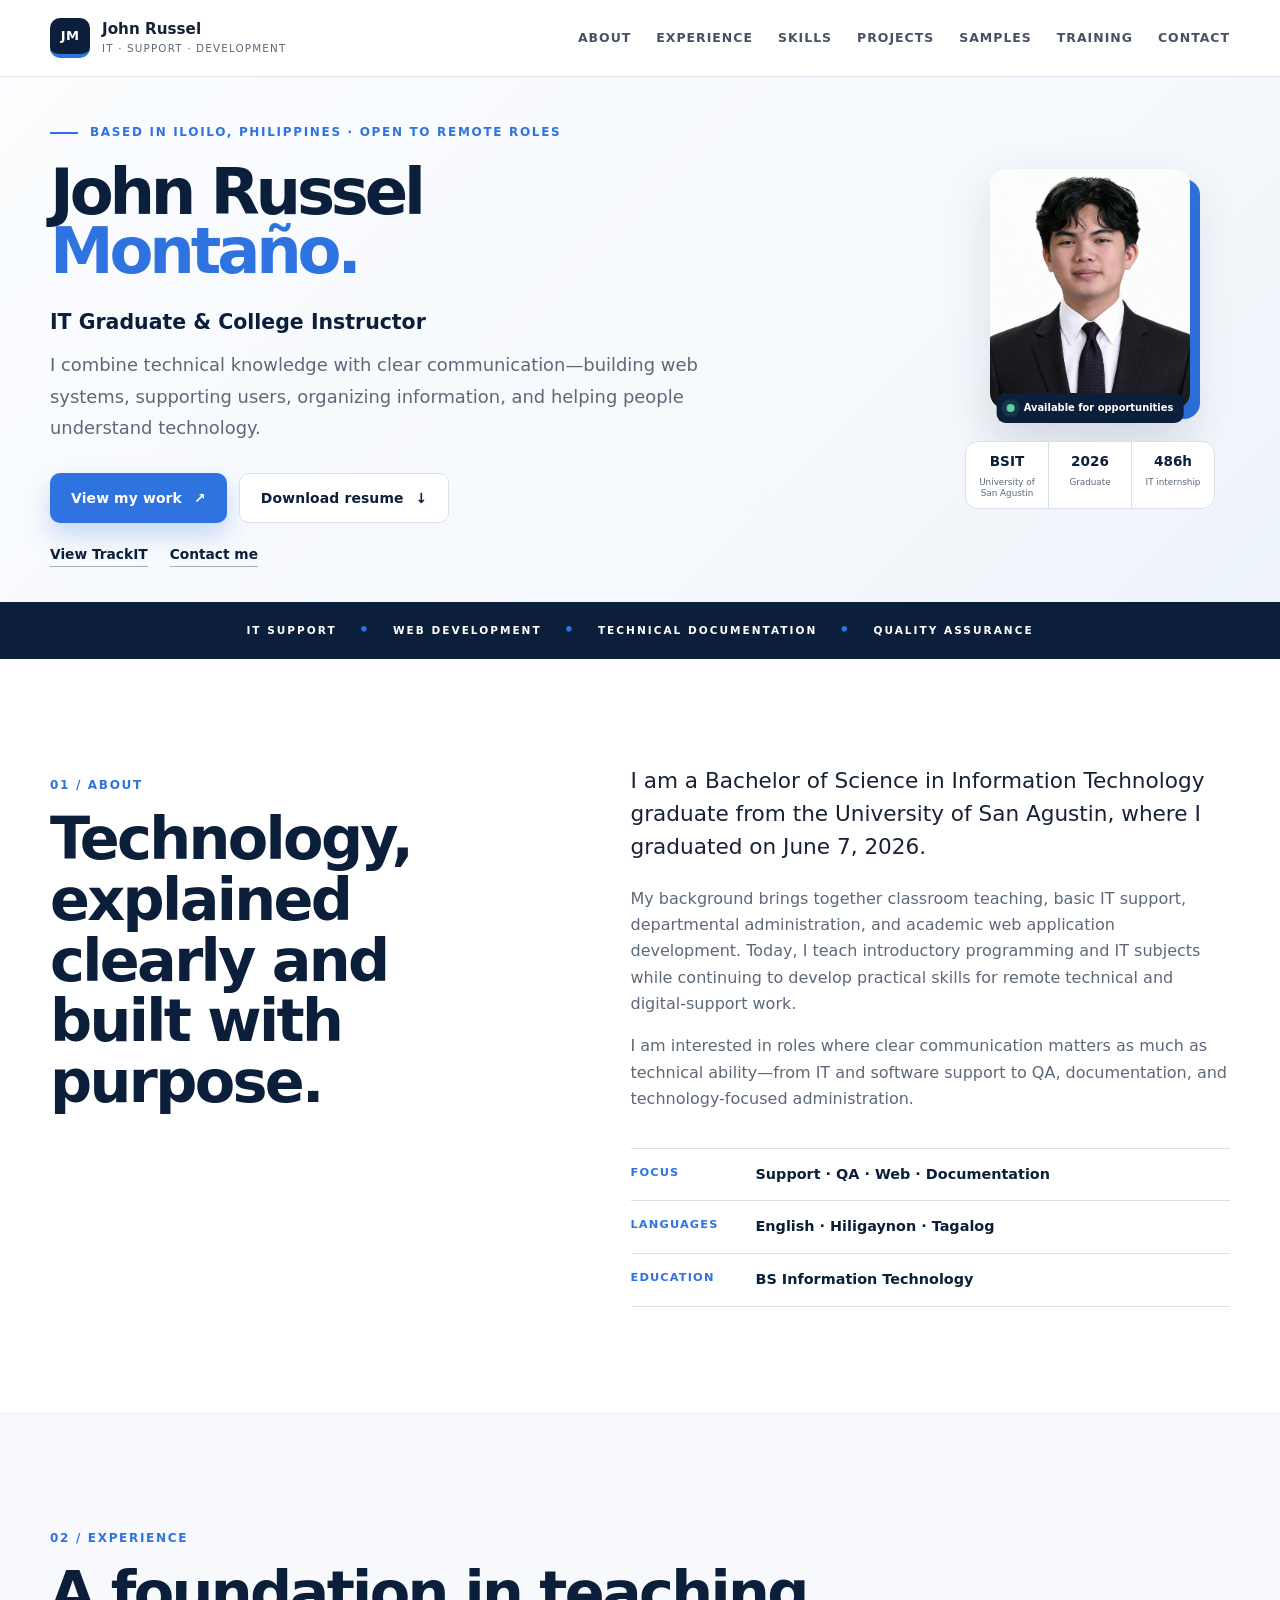
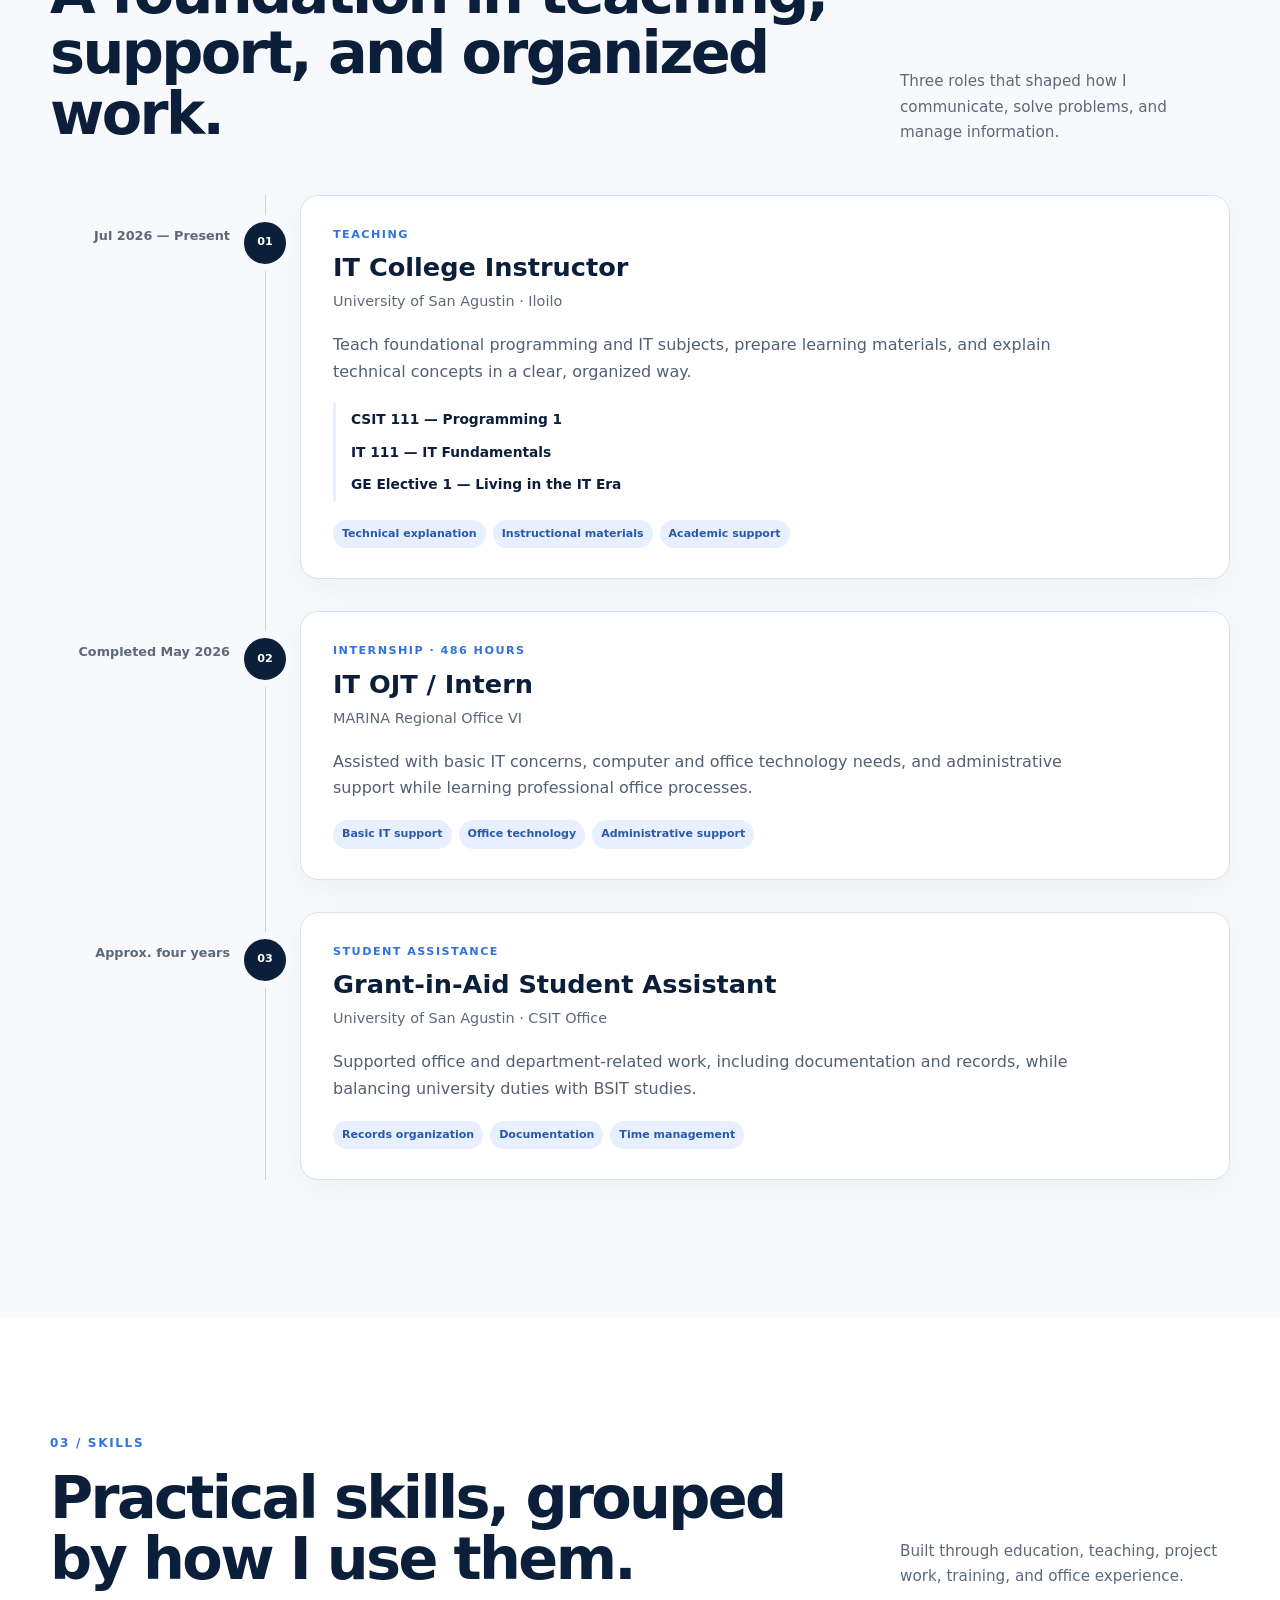
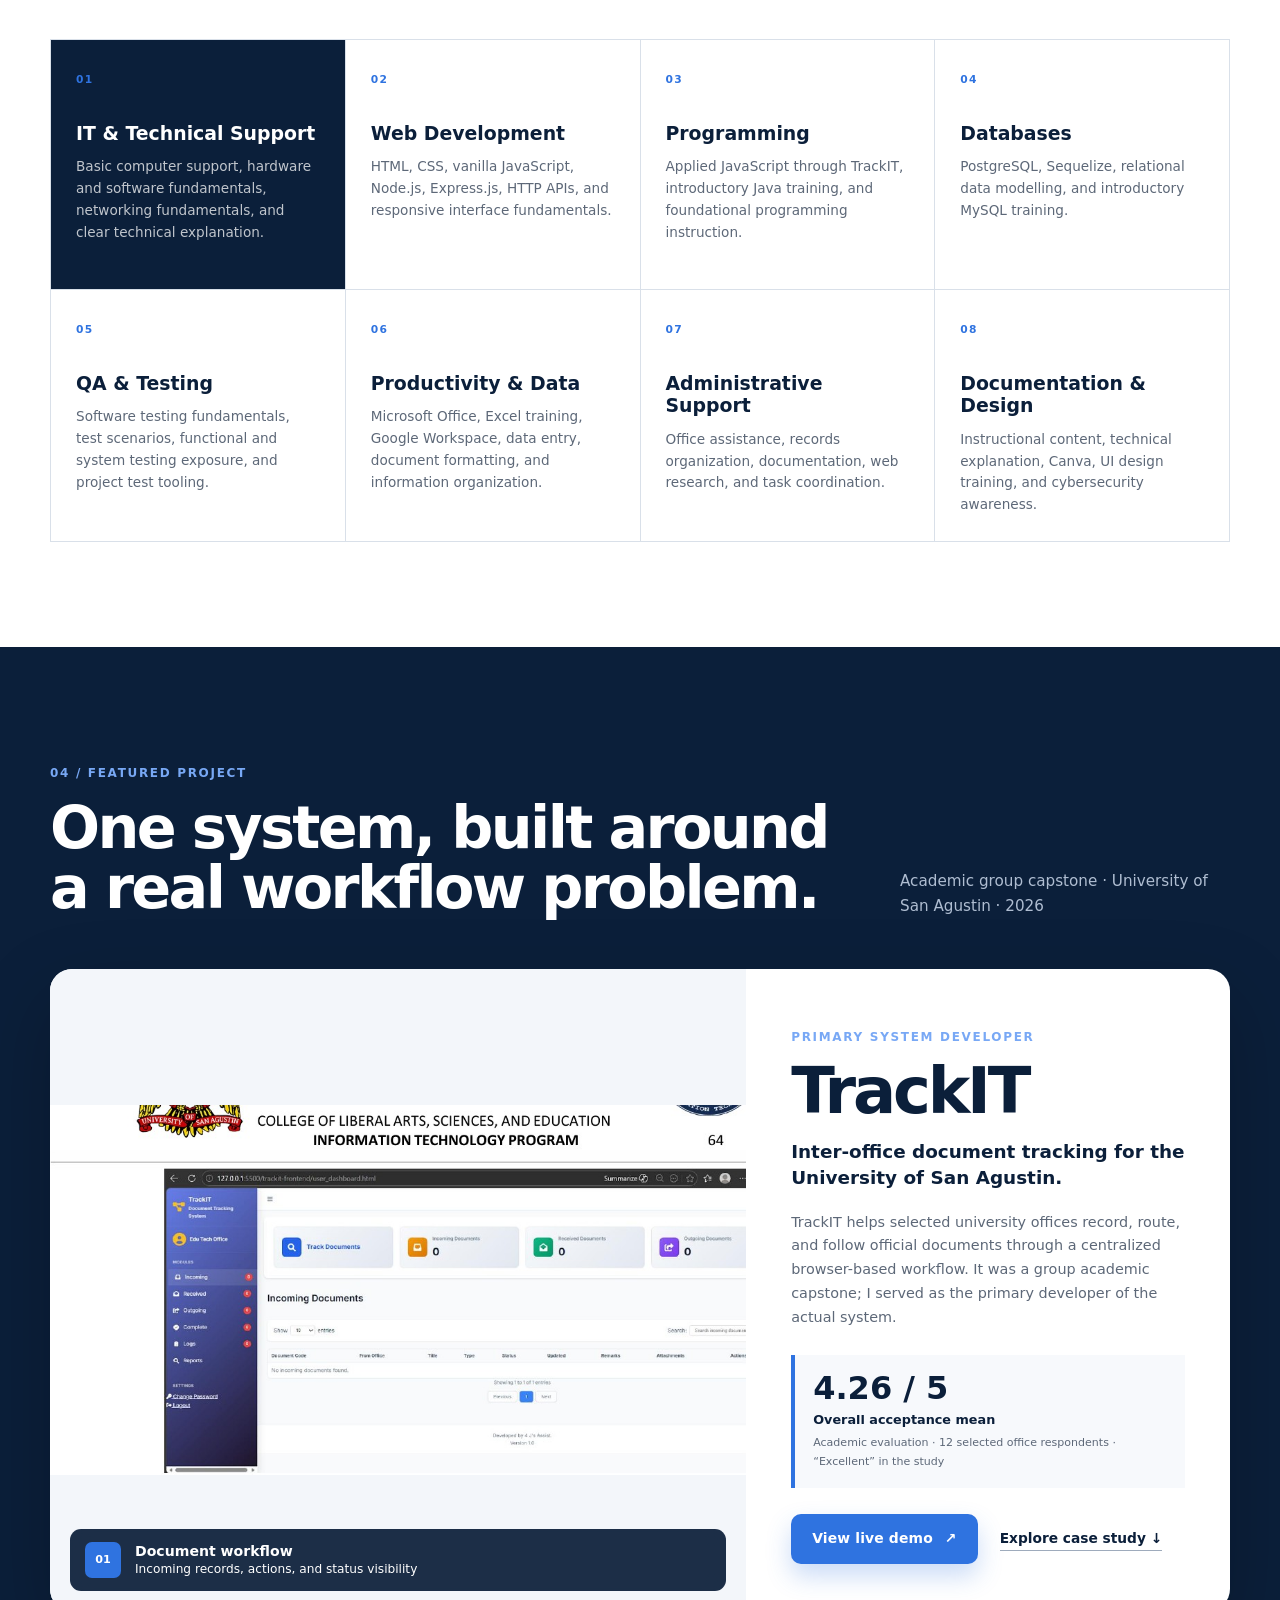
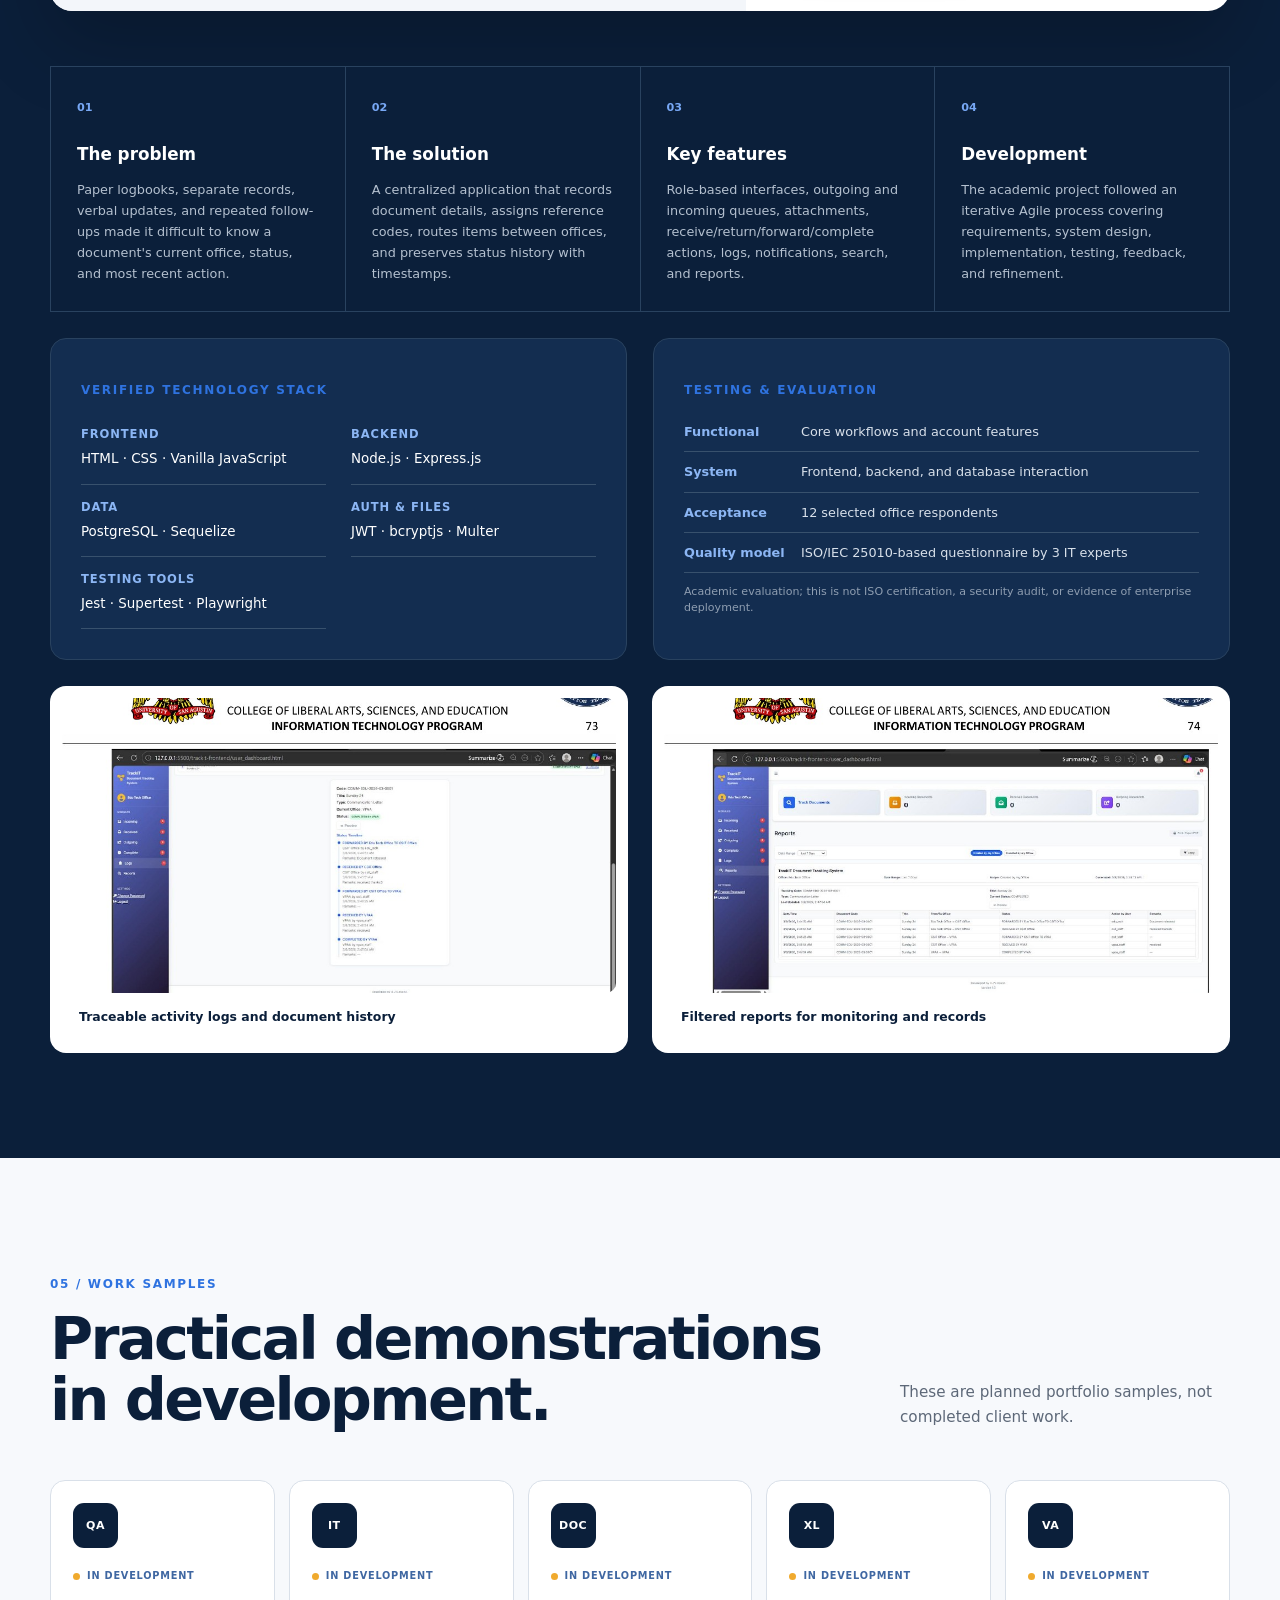
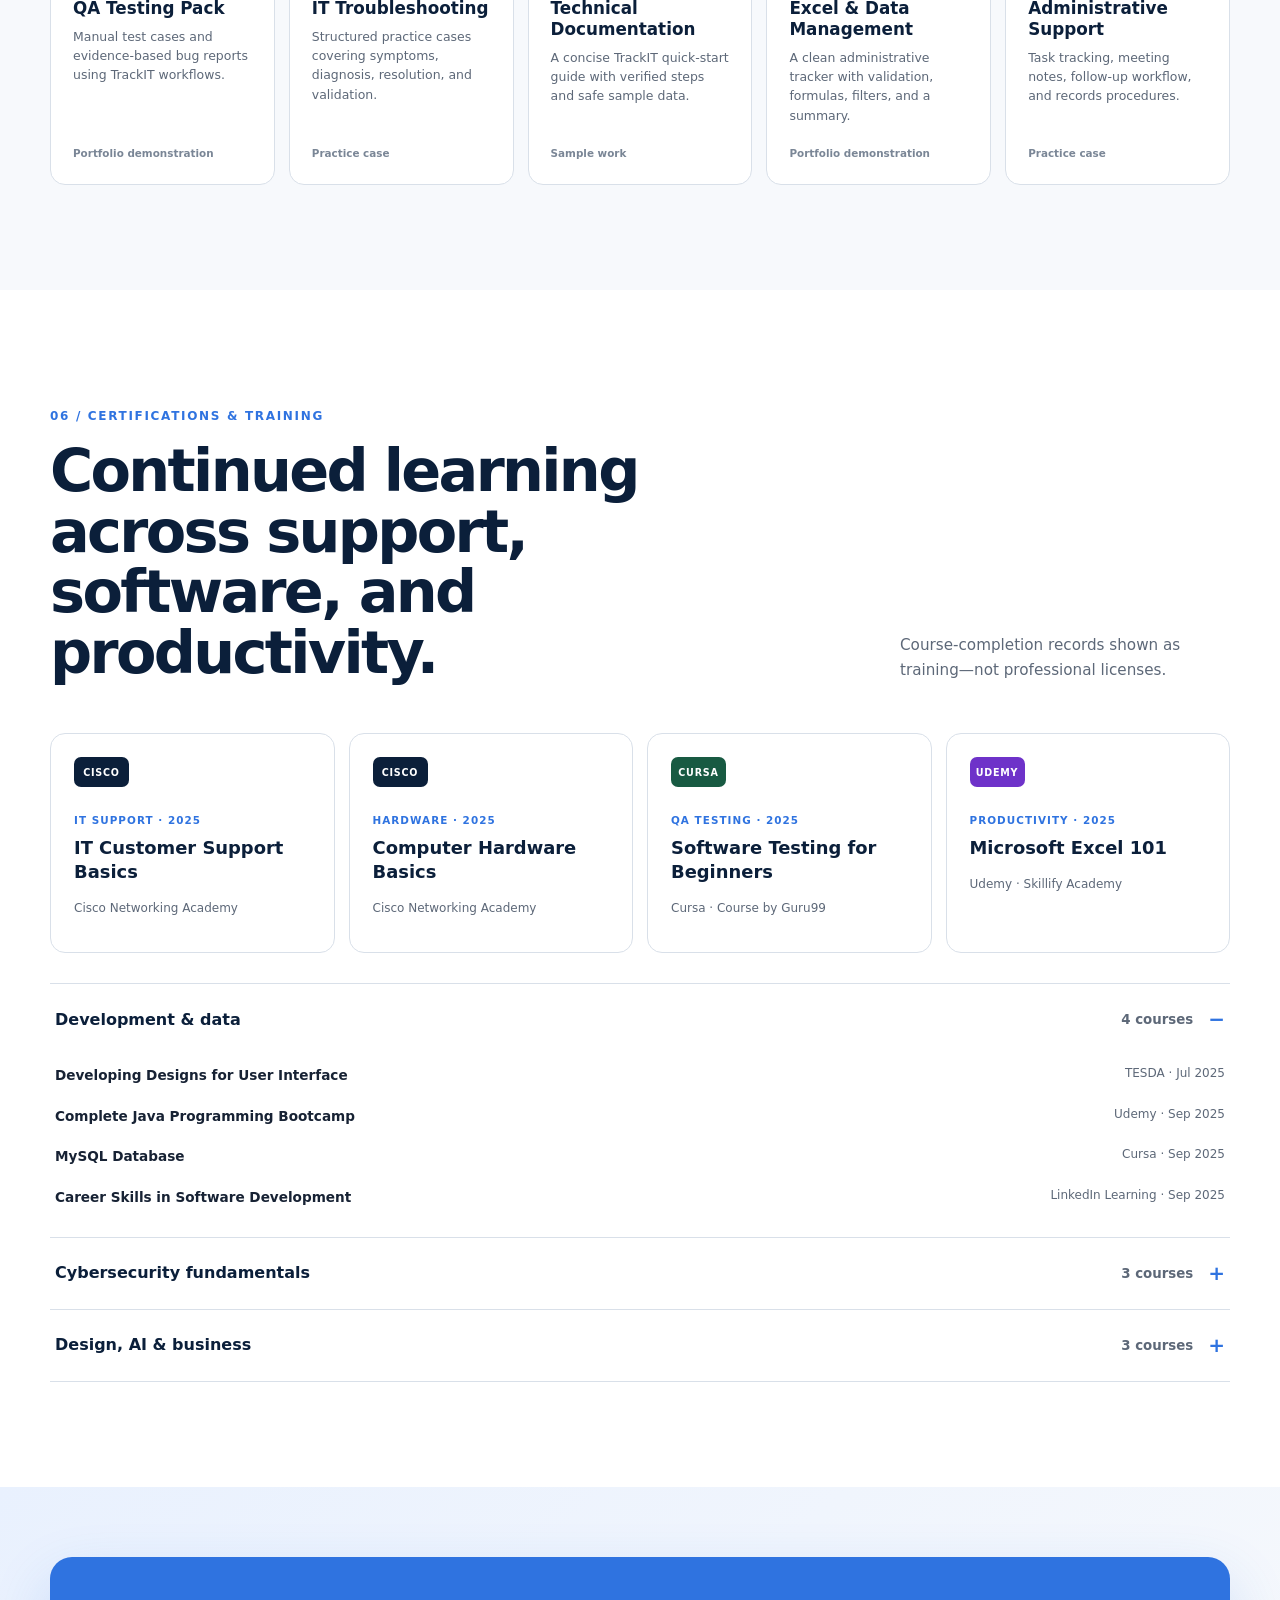
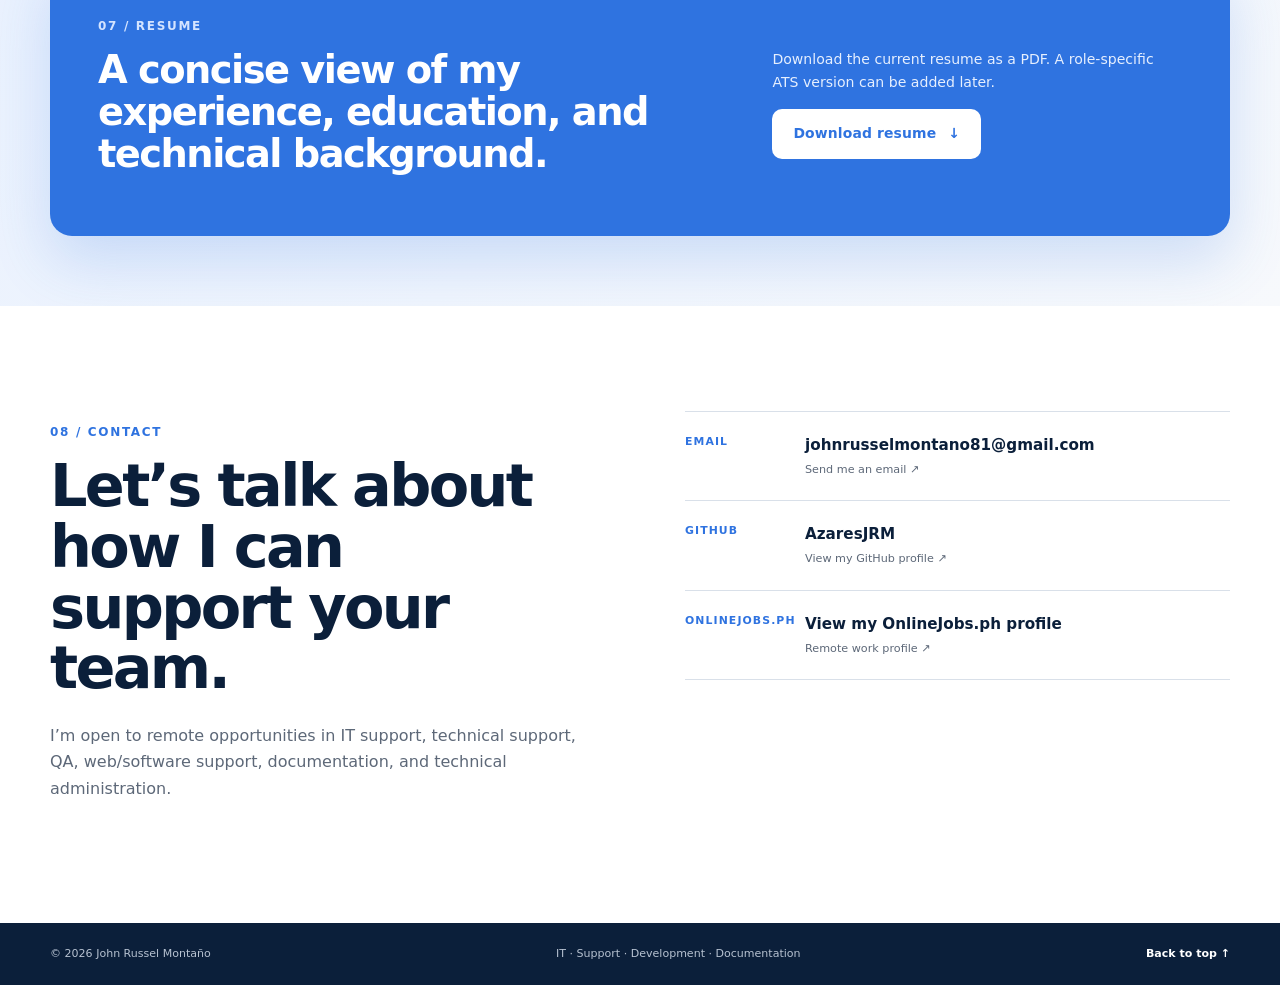
<file: index.html>
<!doctype html>
<html lang="en">
<head>
  <meta charset="utf-8">
  <meta name="viewport" content="width=device-width, initial-scale=1">
  <meta name="description" content="Portfolio of John Russel Montaño, an IT graduate and college instructor with experience in technical support, web development, documentation, and digital tools.">
  <meta name="theme-color" content="#0b1f3a">
  <meta name="author" content="John Russel Montaño">
  <meta name="robots" content="index, follow">
  <meta property="og:type" content="website">
  <meta property="og:title" content="John Russel Montaño | IT Graduate & College Instructor">
  <meta property="og:description" content="Professional portfolio featuring IT instruction, technical support, web development, QA, documentation, and TrackIT.">
  <meta property="og:url" content="https://azaresjrm.github.io/">
  <meta property="og:image" content="https://azaresjrm.github.io/assets/john-russel-montano.jpg">
  <meta name="twitter:card" content="summary_large_image">
  <link rel="canonical" href="https://azaresjrm.github.io/">
  <title>John Russel Montaño | IT Graduate & College Instructor</title>
  <link rel="icon" type="image/svg+xml" href="data:image/svg+xml,%3Csvg xmlns='http://www.w3.org/2000/svg' viewBox='0 0 64 64'%3E%3Crect width='64' height='64' rx='14' fill='%230b1f3a'/%3E%3Cpath d='M17 15h9v22c0 6-4 11-11 12l-2-8c3-1 4-3 4-6V15Zm14 0h9l11 19V15h9v34h-9L40 30v19h-9V15Z' fill='%23fff'/%3E%3Cpath d='M13 52h47' stroke='%232f73e0' stroke-width='5'/%3E%3C/svg%3E">
  <link rel="stylesheet" href="assets/styles.css">
</head>
<body>
  <a class="skip-link" href="#main">Skip to content</a>
  <header class="site-header" id="top">
    <div class="nav-wrap">
      <a class="brand" href="#home" aria-label="John Russel Montaño home">
        <span class="brand-mark">JM</span>
        <span class="brand-copy"><strong>John Russel</strong><small>IT · Support · Development</small></span>
      </a>
      <button class="nav-toggle" aria-expanded="false" aria-controls="site-nav"><span></span><span></span><span></span><span class="sr-only">Toggle navigation</span></button>
      <nav id="site-nav" aria-label="Primary navigation">
        <a href="#about">About</a><a href="#experience">Experience</a><a href="#skills">Skills</a><a href="#projects">Projects</a><a href="#samples">Samples</a><a href="#certifications">Training</a><a href="#contact">Contact</a>
      </nav>
    </div>
  </header>

  <main id="main">
    <section class="hero" id="home">
      <div class="hero-grid page-shell">
        <div class="hero-copy reveal">
          <p class="eyebrow"><span></span> Based in Iloilo, Philippines · Open to remote roles</p>
          <h1>John Russel<br><em>Montaño.</em></h1>
          <p class="hero-title">IT Graduate & College Instructor</p>
          <p class="hero-intro">I combine technical knowledge with clear communication—building web systems, supporting users, organizing information, and helping people understand technology.</p>
          <div class="hero-actions">
            <a class="button primary" href="#projects">View my work <span aria-hidden="true">↗</span></a>
            <a class="button secondary" href="assets/John-Russel-Montano-Resume.pdf" download>Download resume <span aria-hidden="true">↓</span></a>
          </div>
          <div class="hero-links"><a href="#trackit">View TrackIT</a><a href="#contact">Contact me</a></div>
        </div>
        <div class="portrait-column reveal delay-1">
          <div class="portrait-frame">
            <img src="assets/john-russel-montano.jpg" alt="Professional portrait of John Russel Montaño" width="900" height="1125">
            <div class="portrait-label"><span class="availability-dot"></span> Available for opportunities</div>
          </div>
          <div class="credential-strip">
            <div><strong>BSIT</strong><span>University of San Agustin</span></div>
            <div><strong>2026</strong><span>Graduate</span></div>
            <div><strong>486h</strong><span>IT internship</span></div>
          </div>
        </div>
      </div>
      <div class="hero-ribbon" aria-hidden="true"><span>IT SUPPORT</span><i>•</i><span>WEB DEVELOPMENT</span><i>•</i><span>TECHNICAL DOCUMENTATION</span><i>•</i><span>QUALITY ASSURANCE</span></div>
    </section>

    <section class="section about" id="about">
      <div class="page-shell two-column">
        <div class="section-heading reveal"><p class="section-number">01 / About</p><h2>Technology, explained clearly and built with purpose.</h2></div>
        <div class="about-copy reveal delay-1">
          <p class="lead">I am a Bachelor of Science in Information Technology graduate from the University of San Agustin, where I graduated on June 7, 2026.</p>
          <p>My background brings together classroom teaching, basic IT support, departmental administration, and academic web application development. Today, I teach introductory programming and IT subjects while continuing to develop practical skills for remote technical and digital-support work.</p>
          <p>I am interested in roles where clear communication matters as much as technical ability—from IT and software support to QA, documentation, and technology-focused administration.</p>
          <dl class="quick-facts">
            <div><dt>Focus</dt><dd>Support · QA · Web · Documentation</dd></div>
            <div><dt>Languages</dt><dd>English · Hiligaynon · Tagalog</dd></div>
            <div><dt>Education</dt><dd>BS Information Technology</dd></div>
          </dl>
        </div>
      </div>
    </section>

    <section class="section experience" id="experience">
      <div class="page-shell">
        <div class="section-heading split reveal"><div><p class="section-number">02 / Experience</p><h2>A foundation in teaching, support, and organized work.</h2></div><p>Three roles that shaped how I communicate, solve problems, and manage information.</p></div>
        <div class="timeline">
          <article class="timeline-item reveal">
            <div class="timeline-date">Jul 2026 — Present</div>
            <div class="timeline-marker">01</div>
            <div class="timeline-card">
              <p class="role-type">Teaching</p><h3>IT College Instructor</h3><p class="organization">University of San Agustin · Iloilo</p>
              <p>Teach foundational programming and IT subjects, prepare learning materials, and explain technical concepts in a clear, organized way.</p>
              <ul class="subject-list"><li>CSIT 111 — Programming 1</li><li>IT 111 — IT Fundamentals</li><li>GE Elective 1 — Living in the IT Era</li></ul>
              <div class="tags"><span>Technical explanation</span><span>Instructional materials</span><span>Academic support</span></div>
            </div>
          </article>
          <article class="timeline-item reveal">
            <div class="timeline-date">Completed May 2026</div>
            <div class="timeline-marker">02</div>
            <div class="timeline-card">
              <p class="role-type">Internship · 486 hours</p><h3>IT OJT / Intern</h3><p class="organization">MARINA Regional Office VI</p>
              <p>Assisted with basic IT concerns, computer and office technology needs, and administrative support while learning professional office processes.</p>
              <div class="tags"><span>Basic IT support</span><span>Office technology</span><span>Administrative support</span></div>
            </div>
          </article>
          <article class="timeline-item reveal">
            <div class="timeline-date">Approx. four years</div>
            <div class="timeline-marker">03</div>
            <div class="timeline-card">
              <p class="role-type">Student assistance</p><h3>Grant-in-Aid Student Assistant</h3><p class="organization">University of San Agustin · CSIT Office</p>
              <p>Supported office and department-related work, including documentation and records, while balancing university duties with BSIT studies.</p>
              <div class="tags"><span>Records organization</span><span>Documentation</span><span>Time management</span></div>
            </div>
          </article>
        </div>
      </div>
    </section>

    <section class="section skills" id="skills">
      <div class="page-shell">
        <div class="section-heading split reveal"><div><p class="section-number">03 / Skills</p><h2>Practical skills, grouped by how I use them.</h2></div><p>Built through education, teaching, project work, training, and office experience.</p></div>
        <div class="skill-grid">
          <article class="skill-card featured reveal"><span class="skill-index">01</span><h3>IT & Technical Support</h3><p>Basic computer support, hardware and software fundamentals, networking fundamentals, and clear technical explanation.</p></article>
          <article class="skill-card reveal"><span class="skill-index">02</span><h3>Web Development</h3><p>HTML, CSS, vanilla JavaScript, Node.js, Express.js, HTTP APIs, and responsive interface fundamentals.</p></article>
          <article class="skill-card reveal"><span class="skill-index">03</span><h3>Programming</h3><p>Applied JavaScript through TrackIT, introductory Java training, and foundational programming instruction.</p></article>
          <article class="skill-card reveal"><span class="skill-index">04</span><h3>Databases</h3><p>PostgreSQL, Sequelize, relational data modelling, and introductory MySQL training.</p></article>
          <article class="skill-card reveal"><span class="skill-index">05</span><h3>QA & Testing</h3><p>Software testing fundamentals, test scenarios, functional and system testing exposure, and project test tooling.</p></article>
          <article class="skill-card reveal"><span class="skill-index">06</span><h3>Productivity & Data</h3><p>Microsoft Office, Excel training, Google Workspace, data entry, document formatting, and information organization.</p></article>
          <article class="skill-card reveal"><span class="skill-index">07</span><h3>Administrative Support</h3><p>Office assistance, records organization, documentation, web research, and task coordination.</p></article>
          <article class="skill-card reveal"><span class="skill-index">08</span><h3>Documentation & Design</h3><p>Instructional content, technical explanation, Canva, UI design training, and cybersecurity awareness.</p></article>
        </div>
      </div>
    </section>

    <section class="section project-section" id="projects">
      <div class="page-shell">
        <div class="section-heading split reveal"><div><p class="section-number">04 / Featured project</p><h2>One system, built around a real workflow problem.</h2></div><p>Academic group capstone · University of San Agustin · 2026</p></div>
        <article class="project-showcase" id="trackit">
          <div class="project-visual reveal">
            <img src="assets/trackit-workflow.jpg" alt="TrackIT incoming documents dashboard showing document workflow controls" width="1400" height="820">
            <div class="visual-caption"><span>01</span><p><strong>Document workflow</strong> Incoming records, actions, and status visibility</p></div>
          </div>
          <div class="project-summary reveal delay-1">
            <p class="project-kicker">Primary System Developer</p>
            <h3>TrackIT</h3>
            <p class="project-subtitle">Inter-office document tracking for the University of San Agustin.</p>
            <p>TrackIT helps selected university offices record, route, and follow official documents through a centralized browser-based workflow. It was a group academic capstone; I served as the primary developer of the actual system.</p>
            <div class="result-card"><strong>4.26 / 5</strong><span>Overall acceptance mean</span><small>Academic evaluation · 12 selected office respondents · “Excellent” in the study</small></div>
            <div class="project-actions"><a class="button primary" href="https://azaresjrm.github.io/trackit-system/" target="_blank" rel="noopener">View live demo <span aria-hidden="true">↗</span></a><a class="text-link" href="#trackit-details">Explore case study ↓</a></div>
          </div>
        </article>

        <div class="case-study" id="trackit-details">
          <article class="case-block reveal"><span>01</span><h4>The problem</h4><p>Paper logbooks, separate records, verbal updates, and repeated follow-ups made it difficult to know a document's current office, status, and most recent action.</p></article>
          <article class="case-block reveal"><span>02</span><h4>The solution</h4><p>A centralized application that records document details, assigns reference codes, routes items between offices, and preserves status history with timestamps.</p></article>
          <article class="case-block reveal"><span>03</span><h4>Key features</h4><p>Role-based interfaces, outgoing and incoming queues, attachments, receive/return/forward/complete actions, logs, notifications, search, and reports.</p></article>
          <article class="case-block reveal"><span>04</span><h4>Development</h4><p>The academic project followed an iterative Agile process covering requirements, system design, implementation, testing, feedback, and refinement.</p></article>
        </div>

        <div class="stack-and-quality">
          <div class="stack-panel reveal"><p class="panel-label">Verified technology stack</p><div class="stack-groups"><div><h4>Frontend</h4><p>HTML · CSS · Vanilla JavaScript</p></div><div><h4>Backend</h4><p>Node.js · Express.js</p></div><div><h4>Data</h4><p>PostgreSQL · Sequelize</p></div><div><h4>Auth & files</h4><p>JWT · bcryptjs · Multer</p></div><div><h4>Testing tools</h4><p>Jest · Supertest · Playwright</p></div></div></div>
          <div class="quality-panel reveal delay-1"><p class="panel-label">Testing & evaluation</p><ul><li><span>Functional</span>Core workflows and account features</li><li><span>System</span>Frontend, backend, and database interaction</li><li><span>Acceptance</span>12 selected office respondents</li><li><span>Quality model</span>ISO/IEC 25010-based questionnaire by 3 IT experts</li></ul><p class="fine-print">Academic evaluation; this is not ISO certification, a security audit, or evidence of enterprise deployment.</p></div>
        </div>

        <div class="project-gallery reveal">
          <figure><img src="assets/trackit-logs.jpg" alt="TrackIT logs interface showing a document activity history" loading="lazy" width="1400" height="820"><figcaption>Traceable activity logs and document history</figcaption></figure>
          <figure><img src="assets/trackit-report.jpg" alt="TrackIT report interface showing filtered document records" loading="lazy" width="1400" height="820"><figcaption>Filtered reports for monitoring and records</figcaption></figure>
        </div>
      </div>
    </section>

    <section class="section samples" id="samples">
      <div class="page-shell">
        <div class="section-heading split reveal"><div><p class="section-number">05 / Work samples</p><h2>Practical demonstrations in development.</h2></div><p>These are planned portfolio samples, not completed client work.</p></div>
        <div class="sample-grid">
          <article class="sample-card reveal"><div class="sample-icon">QA</div><p class="status"><span></span> In development</p><h3>QA Testing Pack</h3><p>Manual test cases and evidence-based bug reports using TrackIT workflows.</p><span class="sample-type">Portfolio demonstration</span></article>
          <article class="sample-card reveal"><div class="sample-icon">IT</div><p class="status"><span></span> In development</p><h3>IT Troubleshooting</h3><p>Structured practice cases covering symptoms, diagnosis, resolution, and validation.</p><span class="sample-type">Practice case</span></article>
          <article class="sample-card reveal"><div class="sample-icon">DOC</div><p class="status"><span></span> In development</p><h3>Technical Documentation</h3><p>A concise TrackIT quick-start guide with verified steps and safe sample data.</p><span class="sample-type">Sample work</span></article>
          <article class="sample-card reveal"><div class="sample-icon">XL</div><p class="status"><span></span> In development</p><h3>Excel & Data Management</h3><p>A clean administrative tracker with validation, formulas, filters, and a summary.</p><span class="sample-type">Portfolio demonstration</span></article>
          <article class="sample-card reveal"><div class="sample-icon">VA</div><p class="status"><span></span> In development</p><h3>Administrative Support</h3><p>Task tracking, meeting notes, follow-up workflow, and records procedures.</p><span class="sample-type">Practice case</span></article>
        </div>
      </div>
    </section>

    <section class="section certifications" id="certifications">
      <div class="page-shell">
        <div class="section-heading split reveal"><div><p class="section-number">06 / Certifications & training</p><h2>Continued learning across support, software, and productivity.</h2></div><p>Course-completion records shown as training—not professional licenses.</p></div>
        <div class="featured-training">
          <article class="training-card reveal"><div class="issuer-mark cisco">CISCO</div><p>IT Support · 2025</p><h3>IT Customer Support Basics</h3><span>Cisco Networking Academy</span></article>
          <article class="training-card reveal"><div class="issuer-mark cisco">CISCO</div><p>Hardware · 2025</p><h3>Computer Hardware Basics</h3><span>Cisco Networking Academy</span></article>
          <article class="training-card reveal"><div class="issuer-mark cursa">CURSA</div><p>QA Testing · 2025</p><h3>Software Testing for Beginners</h3><span>Cursa · Course by Guru99</span></article>
          <article class="training-card reveal"><div class="issuer-mark udemy">UDEMY</div><p>Productivity · 2025</p><h3>Microsoft Excel 101</h3><span>Udemy · Skillify Academy</span></article>
        </div>
        <div class="training-lists">
          <details open class="reveal"><summary><span>Development & data</span><small>4 courses</small></summary><ul><li><strong>Developing Designs for User Interface</strong><span>TESDA · Jul 2025</span></li><li><strong>Complete Java Programming Bootcamp</strong><span>Udemy · Sep 2025</span></li><li><strong>MySQL Database</strong><span>Cursa · Sep 2025</span></li><li><strong>Career Skills in Software Development</strong><span>LinkedIn Learning · Sep 2025</span></li></ul></details>
          <details class="reveal"><summary><span>Cybersecurity fundamentals</span><small>3 courses</small></summary><ul><li><strong>Introduction to Cybersecurity</strong><span>Cisco Networking Academy · Jul 2025</span></li><li><strong>The Cybersecurity Threat Landscape</strong><span>LinkedIn Learning · Sep 2025</span></li><li><strong>Introduction to Critical Infrastructure Protection</strong><span>OPSWAT Academy · issued Jul 2025 · certificate expired Jul 2026</span></li></ul></details>
          <details class="reveal"><summary><span>Design, AI & business</span><small>3 courses</small></summary><ul><li><strong>Complete Canva Course in Kannada 2025 — Design Like a Pro</strong><span>Udemy · Sep 2025</span></li><li><strong>Microsoft Artificial Intelligence Course (Azure AI Fundamentals)</strong><span>TESDA course completion · Jul 2025</span></li><li><strong>SMART Technopreneurship 101</strong><span>TESDA · Jul 2025</span></li></ul></details>
        </div>
      </div>
    </section>

    <section class="section resume-section" id="resume">
      <div class="page-shell resume-panel reveal">
        <div><p class="section-number light">07 / Resume</p><h2>A concise view of my experience, education, and technical background.</h2></div>
        <div class="resume-action"><p>Download the current resume as a PDF. A role-specific ATS version can be added later.</p><a class="button white" href="assets/John-Russel-Montano-Resume.pdf" download>Download resume <span aria-hidden="true">↓</span></a></div>
      </div>
    </section>

    <section class="section contact" id="contact">
  <div class="page-shell contact-grid">

    <div class="section-heading reveal">
      <p class="section-number">08 / Contact</p>
      <h2>Let’s talk about how I can support your team.</h2>
      <p>
        I’m open to remote opportunities in IT support, technical support,
        QA, web/software support, documentation, and technical administration.
      </p>
    </div>

    <div class="contact-list reveal delay-1">

      <a class="contact-item"
         href="mailto:johnrusselmontano81@gmail.com">
        <span>Email</span>
        <strong>johnrusselmontano81@gmail.com</strong>
        <small>Send me an email ↗</small>
      </a>

      <a class="contact-item"
         href="https://github.com/AzaresJRM"
         target="_blank"
         rel="noopener">
        <span>GitHub</span>
        <strong>AzaresJRM</strong>
        <small>View my GitHub profile ↗</small>
      </a>

      <a class="contact-item"
         href="https://www.onlinejobs.ph/jobseekers/info/5052171"
         target="_blank"
         rel="noopener">
        <span>OnlineJobs.ph</span>
        <strong>View my OnlineJobs.ph profile</strong>
        <small>Remote work profile ↗</small>
      </a>

    </div>

  </div>
</section>
  </main>

  <footer><div class="page-shell"><p>© <span id="year">2026</span> John Russel Montaño</p><p>IT · Support · Development · Documentation</p><a href="#top">Back to top ↑</a></div></footer>
  <script src="assets/site.js"></script>
</body>
</html>
</file>
<file: assets/styles.css>
:root{--navy:#0b1f3a;--navy-2:#132d50;--blue:#2f73e0;--blue-light:#e8f0ff;--ink:#172234;--muted:#5d6878;--line:#d9e0e9;--paper:#f7f9fc;--white:#fff;--shadow:0 18px 50px rgba(11,31,58,.12);--radius:18px;--shell:min(1180px,calc(100% - 40px))}
*{box-sizing:border-box}html{scroll-behavior:smooth;scroll-padding-top:88px}body{margin:0;color:var(--ink);background:var(--white);font-family:Inter,ui-sans-serif,system-ui,-apple-system,BlinkMacSystemFont,"Segoe UI",sans-serif;font-size:16px;line-height:1.65}body.nav-open{overflow:hidden}img{display:block;max-width:100%}a{color:inherit;text-decoration:none}button,a{touch-action:manipulation}.page-shell{width:var(--shell);margin-inline:auto}.skip-link{position:fixed;left:16px;top:-100px;z-index:1000;background:var(--navy);color:white;padding:10px 16px;border-radius:8px}.skip-link:focus{top:16px}.sr-only{position:absolute;width:1px;height:1px;padding:0;margin:-1px;overflow:hidden;clip:rect(0,0,0,0);white-space:nowrap;border:0}
.site-header{position:fixed;inset:0 0 auto;z-index:100;background:rgba(255,255,255,.92);border-bottom:1px solid rgba(217,224,233,.85);backdrop-filter:blur(18px)}.nav-wrap{width:var(--shell);height:76px;margin:auto;display:flex;align-items:center;justify-content:space-between}.brand{display:flex;align-items:center;gap:12px}.brand-mark{display:grid;place-items:center;width:40px;height:40px;border-radius:10px;background:var(--navy);color:white;font-weight:800;font-size:.82rem;letter-spacing:.03em;border-bottom:4px solid var(--blue)}.brand-copy{display:grid;line-height:1.1}.brand-copy strong{font-size:.95rem}.brand-copy small{margin-top:5px;color:var(--muted);font-size:.65rem;letter-spacing:.11em;text-transform:uppercase}.site-header nav{display:flex;align-items:center;gap:25px}.site-header nav a{font-size:.78rem;text-transform:uppercase;letter-spacing:.08em;font-weight:700;color:#465264;position:relative}.site-header nav a:after{content:"";position:absolute;left:0;right:100%;bottom:-8px;height:2px;background:var(--blue);transition:right .25s}.site-header nav a:hover:after,.site-header nav a.active:after{right:0}.nav-toggle{display:none;background:transparent;border:0;padding:8px}.nav-toggle>span:not(.sr-only){display:block;width:25px;height:2px;background:var(--navy);margin:5px}
.hero{padding-top:76px;background:linear-gradient(135deg,#fbfdff 0%,#f5f8fc 66%,#edf3fb 100%);overflow:hidden}.hero-grid{min-height:700px;display:grid;grid-template-columns:1.08fr .72fr;gap:70px;align-items:center;padding-block:70px 56px}.eyebrow,.section-number,.panel-label,.project-kicker{font-size:.75rem;letter-spacing:.14em;text-transform:uppercase;font-weight:800;color:var(--blue)}.eyebrow{display:flex;align-items:center;gap:12px}.eyebrow span{width:28px;height:2px;background:var(--blue)}.hero h1{margin:20px 0 8px;color:var(--navy);font-size:clamp(4rem,7.5vw,6.7rem);line-height:.87;letter-spacing:-.065em}.hero h1 em{color:var(--blue);font-style:normal}.hero-title{margin:25px 0 10px;font-size:1.28rem;font-weight:750;color:var(--navy)}.hero-intro{max-width:650px;margin:0;color:var(--muted);font-size:1.12rem;line-height:1.75}.hero-actions{display:flex;gap:12px;flex-wrap:wrap;margin-top:30px}.button{display:inline-flex;justify-content:center;align-items:center;gap:12px;min-height:50px;padding:0 21px;border-radius:10px;font-weight:800;font-size:.87rem;letter-spacing:.01em;transition:transform .2s,box-shadow .2s,background .2s}.button:hover{transform:translateY(-2px)}.button.primary{background:var(--blue);color:white;box-shadow:0 12px 25px rgba(47,115,224,.25)}.button.primary:hover{background:#1d61cc}.button.secondary{background:white;border:1px solid var(--line);color:var(--navy)}.hero-links{display:flex;gap:22px;margin-top:20px}.hero-links a,.text-link{font-size:.86rem;font-weight:750;color:var(--navy);border-bottom:1px solid #9eabbc}.portrait-column{align-self:end}.portrait-frame{position:relative;width:min(100%,390px);margin:auto}.portrait-frame:before{content:"";position:absolute;inset:24px -24px -24px 24px;border-radius:24px;background:var(--blue);z-index:0}.portrait-frame img{position:relative;z-index:1;width:100%;aspect-ratio:4/5;object-fit:cover;object-position:center 17%;border-radius:24px;filter:saturate(.88);box-shadow:var(--shadow)}.portrait-label{position:absolute;z-index:2;left:-38px;bottom:22px;display:flex;align-items:center;gap:9px;background:var(--navy);color:white;padding:11px 15px;border-radius:9px;font-size:.76rem;font-weight:750;box-shadow:var(--shadow)}.availability-dot{width:8px;height:8px;border-radius:50%;background:#61d199;box-shadow:0 0 0 5px rgba(97,209,153,.13)}.credential-strip{position:relative;z-index:3;display:grid;grid-template-columns:repeat(3,1fr);gap:1px;margin:38px 0 0;background:var(--line);border:1px solid var(--line);border-radius:13px;overflow:hidden}.credential-strip div{background:white;padding:13px 10px}.credential-strip strong,.credential-strip span{display:block;text-align:center}.credential-strip strong{color:var(--navy);font-size:1.05rem}.credential-strip span{color:var(--muted);font-size:.65rem;line-height:1.3;margin-top:4px}.hero-ribbon{display:flex;gap:22px;align-items:center;justify-content:center;white-space:nowrap;background:var(--navy);color:white;padding:15px 25px;font-size:.66rem;letter-spacing:.19em;font-weight:800;overflow:hidden}.hero-ribbon i{color:var(--blue);font-style:normal;font-size:1rem}
.section{padding:105px 0}.section-heading{max-width:680px}.section-heading h2{margin:14px 0 0;color:var(--navy);font-size:clamp(2.45rem,4.6vw,4.1rem);line-height:1.03;letter-spacing:-.045em}.section-heading.split{max-width:none;display:flex;justify-content:space-between;align-items:end;gap:50px;margin-bottom:50px}.section-heading.split>div{max-width:780px}.section-heading.split>p{max-width:330px;margin:0;color:var(--muted);font-size:.95rem}.two-column{display:grid;grid-template-columns:.9fr 1.1fr;gap:90px}.about{background:white}.about-copy{max-width:650px}.about-copy p{color:var(--muted);font-size:1rem}.about-copy .lead{color:var(--ink);font-size:1.35rem;line-height:1.55;margin-top:0}.quick-facts{display:grid;grid-template-columns:1fr;gap:0;margin:35px 0 0;border-top:1px solid var(--line)}.quick-facts div{display:grid;grid-template-columns:125px 1fr;padding:14px 0;border-bottom:1px solid var(--line)}.quick-facts dt{text-transform:uppercase;letter-spacing:.1em;color:var(--blue);font-size:.71rem;font-weight:800}.quick-facts dd{margin:0;color:var(--navy);font-weight:700;font-size:.9rem}
.experience{background:var(--paper)}.timeline{position:relative}.timeline:before{content:"";position:absolute;left:215px;top:0;bottom:0;width:1px;background:#cbd4e0}.timeline-item{display:grid;grid-template-columns:180px 70px 1fr;gap:0;margin-bottom:32px;position:relative}.timeline-date{padding-top:30px;color:var(--muted);font-size:.8rem;font-weight:700;text-align:right}.timeline-marker{z-index:1;justify-self:center;display:grid;place-items:center;width:42px;height:42px;margin-top:20px;border-radius:50%;background:var(--navy);color:white;border:7px solid var(--paper);box-sizing:content-box;font-size:.7rem;font-weight:800}.timeline-card{background:white;border:1px solid var(--line);border-radius:var(--radius);padding:30px 32px;box-shadow:0 8px 28px rgba(11,31,58,.04)}.timeline-card h3{font-size:1.6rem;color:var(--navy);margin:2px 0}.role-type{margin:0;color:var(--blue);font-size:.7rem;letter-spacing:.13em;text-transform:uppercase;font-weight:800}.organization{margin:0 0 18px;color:var(--muted);font-size:.9rem}.timeline-card>p:not(.role-type):not(.organization){max-width:760px;color:#526072}.subject-list{list-style:none;padding:0;margin:18px 0;border-left:3px solid var(--blue-light)}.subject-list li{padding:5px 0 5px 15px;font-size:.86rem;font-weight:650;color:var(--navy)}.tags{display:flex;flex-wrap:wrap;gap:7px;margin-top:19px}.tags span{background:var(--blue-light);color:#285aa8;padding:5px 9px;border-radius:99px;font-size:.69rem;font-weight:750}
.skills{background:white}.skill-grid{display:grid;grid-template-columns:repeat(4,1fr);border-top:1px solid var(--line);border-left:1px solid var(--line)}.skill-card{min-height:250px;padding:25px;border-right:1px solid var(--line);border-bottom:1px solid var(--line);transition:background .25s,transform .25s}.skill-card:hover{background:var(--paper);transform:translateY(-3px)}.skill-card.featured{background:var(--navy);color:white}.skill-index{font-size:.67rem;font-weight:800;color:var(--blue);letter-spacing:.12em}.skill-card h3{margin:30px 0 12px;color:var(--navy);font-size:1.18rem;line-height:1.2}.skill-card p{margin:0;color:var(--muted);font-size:.85rem;line-height:1.6}.skill-card.featured h3,.skill-card.featured p{color:white}.skill-card.featured p{opacity:.74}
.project-section{background:var(--navy);color:white}.project-section .section-number,.project-section .project-kicker{color:#78a8f5}.project-section .section-heading h2{color:white}.project-section .section-heading.split>p{color:#afbdd1}.project-showcase{display:grid;grid-template-columns:1.18fr .82fr;align-items:stretch;background:white;color:var(--ink);border-radius:22px;overflow:hidden;box-shadow:0 30px 80px rgba(0,0,0,.22)}.project-visual{position:relative;min-height:560px;background:#dfe7f2;overflow:hidden}.project-visual>img{width:100%;height:100%;object-fit:cover;object-position:center}.visual-caption{position:absolute;left:20px;right:20px;bottom:20px;display:flex;align-items:center;gap:14px;background:rgba(11,31,58,.93);color:white;padding:13px 15px;border-radius:11px;backdrop-filter:blur(10px)}.visual-caption span{display:grid;place-items:center;width:36px;height:36px;background:var(--blue);border-radius:7px;font-size:.7rem;font-weight:800}.visual-caption p{margin:0;font-size:.76rem;line-height:1.35}.visual-caption strong{display:block;font-size:.88rem}.project-summary{padding:47px 45px}.project-summary h3{font-size:4rem;line-height:.9;letter-spacing:-.05em;color:var(--navy);margin:15px 0}.project-subtitle{font-weight:700;color:var(--navy);font-size:1.15rem;line-height:1.45}.project-summary>p:not(.project-kicker):not(.project-subtitle){color:var(--muted);font-size:.9rem}.result-card{display:grid;background:var(--paper);border-left:4px solid var(--blue);padding:17px 18px;margin:26px 0}.result-card strong{color:var(--navy);font-size:2rem;line-height:1}.result-card span{color:var(--navy);font-weight:750;font-size:.8rem;margin-top:5px}.result-card small{color:var(--muted);font-size:.69rem;margin-top:4px}.project-actions{display:flex;align-items:center;gap:22px;flex-wrap:wrap}.case-study{display:grid;grid-template-columns:repeat(4,1fr);gap:1px;background:#29425f;margin-top:55px;border:1px solid #29425f}.case-block{background:var(--navy);padding:26px}.case-block>span{color:#78a8f5;font-size:.7rem;font-weight:800}.case-block h4{font-size:1.05rem;margin:22px 0 10px}.case-block p{color:#b4c0cf;font-size:.8rem;margin:0}.stack-and-quality{display:grid;grid-template-columns:1fr 1fr;gap:26px;margin-top:26px}.stack-panel,.quality-panel{background:var(--navy-2);border:1px solid #29425f;border-radius:16px;padding:30px}.stack-groups{display:grid;grid-template-columns:1fr 1fr;gap:0 25px}.stack-groups div{padding:13px 0;border-bottom:1px solid #38516d}.stack-groups h4{font-size:.72rem;color:#8cb6f4;margin:0 0 4px;text-transform:uppercase;letter-spacing:.08em}.stack-groups p{margin:0;color:white;font-size:.84rem}.quality-panel ul{list-style:none;padding:0;margin:10px 0}.quality-panel li{display:grid;grid-template-columns:105px 1fr;gap:12px;padding:9px 0;border-bottom:1px solid #38516d;color:#d8e0ea;font-size:.8rem}.quality-panel li span{color:#8cb6f4;font-weight:800}.fine-print{color:#8f9eb1;font-size:.69rem;line-height:1.5}.project-gallery{display:grid;grid-template-columns:1fr 1fr;gap:26px;margin-top:26px}.project-gallery figure{margin:0;background:white;border-radius:15px;overflow:hidden}.project-gallery img{width:100%;aspect-ratio:16/9;object-fit:cover}.project-gallery figcaption{color:var(--navy);padding:14px 17px;font-size:.78rem;font-weight:750}
.samples{background:var(--paper)}.sample-grid{display:grid;grid-template-columns:repeat(5,1fr);gap:14px}.sample-card{background:white;border:1px solid var(--line);border-radius:15px;padding:22px;min-height:270px;display:flex;flex-direction:column}.sample-icon{display:grid;place-items:center;width:45px;height:45px;border-radius:11px;background:var(--navy);color:white;font-size:.69rem;font-weight:900;letter-spacing:.04em}.status{display:flex;align-items:center;gap:7px;color:#3f67a2!important;text-transform:uppercase;letter-spacing:.08em;font-size:.61rem!important;font-weight:800;margin:20px 0 0}.status span{width:7px;height:7px;border-radius:50%;background:#f0aa2e}.sample-card h3{color:var(--navy);font-size:1.05rem;line-height:1.25;margin:13px 0 8px}.sample-card>p:not(.status){color:var(--muted);font-size:.78rem;line-height:1.55;margin:0}.sample-type{margin-top:auto;padding-top:20px;color:#7a8696;font-size:.65rem;font-weight:750}
.certifications{background:white}.featured-training{display:grid;grid-template-columns:repeat(4,1fr);gap:14px}.training-card{border:1px solid var(--line);border-radius:15px;padding:23px;min-height:220px}.issuer-mark{display:inline-grid;place-items:center;min-width:55px;height:30px;border-radius:7px;background:var(--navy);color:white;font-size:.6rem;font-weight:900;letter-spacing:.08em}.issuer-mark.udemy{background:#6e32c9}.issuer-mark.cursa{background:#185a42}.training-card>p{margin:25px 0 6px;color:var(--blue);font-size:.65rem;text-transform:uppercase;letter-spacing:.1em;font-weight:800}.training-card h3{margin:0 0 10px;color:var(--navy);font-size:1.12rem;line-height:1.35}.training-card>span{color:var(--muted);font-size:.75rem}.training-lists{margin-top:30px;border-top:1px solid var(--line)}.training-lists details{border-bottom:1px solid var(--line)}.training-lists summary{display:flex;justify-content:space-between;align-items:center;gap:15px;cursor:pointer;padding:19px 5px;color:var(--navy);font-weight:800;list-style:none}.training-lists summary::-webkit-details-marker{display:none}.training-lists summary:after{content:"+";font-size:1.25rem;color:var(--blue)}.training-lists details[open] summary:after{content:"−"}.training-lists summary small{margin-left:auto;color:var(--muted);font-weight:600}.training-lists ul{list-style:none;padding:0 5px 20px;margin:0}.training-lists li{display:flex;justify-content:space-between;gap:20px;padding:9px 0;color:var(--ink);font-size:.85rem}.training-lists li span{color:var(--muted);font-size:.75rem;text-align:right}
.resume-section{background:linear-gradient(135deg,#e9f1fe,#f7f9fc);padding:70px 0}.resume-panel{background:var(--blue);color:white;border-radius:22px;padding:48px;display:grid;grid-template-columns:1.2fr .8fr;gap:60px;align-items:center;box-shadow:0 25px 60px rgba(47,115,224,.2)}.resume-panel h2{font-size:2.4rem;line-height:1.1;letter-spacing:-.04em;margin:12px 0}.section-number.light{color:#d4e4ff}.resume-action p{color:#e6effe;font-size:.88rem}.button.white{background:white;color:var(--blue)}.contact{background:white}.contact-grid{display:grid;grid-template-columns:1fr 1fr;gap:90px}.contact .section-heading p:last-child{color:var(--muted);margin-top:24px}.contact-list{border-top:1px solid var(--line)}.contact-item{display:grid;grid-template-columns:100px 1fr;gap:3px 20px;padding:21px 0;border-bottom:1px solid var(--line)}.contact-item>span{grid-row:1/3;color:var(--blue);font-size:.68rem;text-transform:uppercase;letter-spacing:.1em;font-weight:800}.contact-item strong{color:var(--navy);font-size:.95rem}.contact-item small{color:var(--muted);font-size:.7rem}footer{background:var(--navy);color:#b7c2d1;padding:22px 0}footer .page-shell{display:flex;justify-content:space-between;gap:20px;align-items:center;font-size:.69rem}footer p{margin:0}footer a{color:white;font-weight:750}
.reveal{opacity:0;transform:translateY(18px);transition:opacity .65s ease,transform .65s ease}.reveal.visible{opacity:1;transform:none}.delay-1{transition-delay:.1s}@media(prefers-reduced-motion:reduce){html{scroll-behavior:auto}.reveal{opacity:1;transform:none;transition:none}.button{transition:none}}
@media(max-width:1020px){.site-header nav{gap:15px}.site-header nav a{font-size:.69rem}.hero-grid{grid-template-columns:1fr .75fr;gap:35px}.hero h1{font-size:clamp(3.7rem,8vw,5.2rem)}.skill-grid{grid-template-columns:repeat(2,1fr)}.project-showcase{grid-template-columns:1fr}.project-visual{min-height:480px}.case-study{grid-template-columns:1fr 1fr}.sample-grid{grid-template-columns:repeat(3,1fr)}.featured-training{grid-template-columns:1fr 1fr}}
@media(max-width:760px){:root{--shell:min(100% - 28px,1180px)}.nav-wrap{height:68px}.brand-copy small{display:none}.nav-toggle{display:block;z-index:3}.site-header nav{position:fixed;inset:68px 0 auto;background:white;border-bottom:1px solid var(--line);display:grid;gap:0;transform:translateY(-130%);transition:transform .25s;padding:10px 24px 24px;box-shadow:var(--shadow)}.site-header nav.open{transform:none}.site-header nav a{padding:10px 0;font-size:.78rem}.hero{padding-top:68px}.hero-grid{grid-template-columns:1fr;gap:50px;min-height:auto;padding-block:60px}.hero h1{font-size:clamp(3.7rem,18vw,5.6rem)}.portrait-column{width:85%;margin:auto}.portrait-label{left:-15px}.hero-ribbon{justify-content:flex-start}.section{padding:80px 0}.two-column,.contact-grid{grid-template-columns:1fr;gap:38px}.section-heading.split{display:block}.section-heading.split>p{margin-top:20px}.timeline:before{left:20px}.timeline-item{grid-template-columns:45px 1fr}.timeline-date{grid-column:2;padding:0 0 5px;text-align:left}.timeline-marker{grid-column:1;grid-row:1/3;width:34px;height:34px;margin-top:0}.timeline-card{grid-column:2;padding:23px}.skill-grid{grid-template-columns:1fr}.skill-card{min-height:auto}.project-summary{padding:35px 26px}.project-summary h3{font-size:3.2rem}.case-study,.stack-and-quality,.project-gallery{grid-template-columns:1fr}.sample-grid{grid-template-columns:1fr 1fr}.featured-training{grid-template-columns:1fr 1fr}.resume-panel{grid-template-columns:1fr;gap:20px;padding:32px}.resume-panel h2{font-size:2rem}footer .page-shell{display:grid;text-align:center;justify-content:center}.contact-grid{gap:45px}}
@media(max-width:500px){.hero-actions .button{width:100%}.portrait-column{width:100%}.credential-strip{grid-template-columns:1fr 1fr}.credential-strip div:last-child{grid-column:1/3}.sample-grid,.featured-training{grid-template-columns:1fr}.training-lists li{display:grid;gap:4px}.training-lists li span{text-align:left}.contact-item{grid-template-columns:1fr}.contact-item>span{grid-row:auto}.stack-groups{grid-template-columns:1fr}.project-visual{min-height:360px}.visual-caption{left:10px;right:10px;bottom:10px}}

/* ===== HERO POLISH OVERRIDE ===== */

.hero-grid {
    min-height: 610px;
    grid-template-columns: 1.15fr .85fr;
    gap: 70px;
    align-items: center;
    padding-top: 55px;
    padding-bottom: 55px;
}

.hero h1 {
    font-size: clamp(3.7rem, 6vw, 5.6rem);
    line-height: .9;
}

.portrait-column {
    align-self: center;
    display: flex;
    flex-direction: column;
    align-items: center;
}

.portrait-frame {
    width: min(100%, 320px);
    margin: 0 auto;
}

.portrait-frame:before {
    inset: 16px -16px -16px 16px;
    border-radius: 20px;
}

.portrait-frame img {
    width: 100%;
    aspect-ratio: 4 / 5;
    object-fit: cover;
    object-position: center top;
    border-radius: 20px;
}

.portrait-label {
    left: -20px;
    bottom: 18px;
}

.credential-strip {
    width: 100%;
    max-width: 350px;
    margin-top: 30px;
}

@media (max-width: 800px) {
    .hero-grid {
        min-height: auto;
        grid-template-columns: 1fr;
        gap: 45px;
        padding-top: 70px;
    }

    .hero-copy {
        text-align: center;
    }

    .eyebrow,
    .hero-actions,
    .hero-links {
        justify-content: center;
    }

    .hero-intro {
        margin-left: auto;
        margin-right: auto;
    }

    .portrait-frame {
        width: min(78vw, 290px);
    }

    .portrait-label {
        left: 50%;
        transform: translateX(-50%);
        white-space: nowrap;
    }
}


/* ===== FINAL SMALL PORTRAIT ===== */

.hero-grid {
    min-height: 500px !important;
    grid-template-columns: 1.5fr .5fr !important;
    gap: 60px !important;
    align-items: center !important;
    padding-top: 35px !important;
    padding-bottom: 35px !important;
}

.hero h1 {
    font-size: clamp(3.5rem, 5vw, 5rem) !important;
    line-height: .92 !important;
}

.portrait-column {
    align-self: center !important;
    display: flex !important;
    flex-direction: column !important;
    align-items: center !important;
}

.portrait-frame {
    width: 200px !important;
    margin: 0 auto !important;
}

.portrait-frame::before {
    inset: 10px -10px -10px 10px !important;
    border-radius: 16px !important;
}

.portrait-frame img {
    width: 200px !important;
    height: 240px !important;
    aspect-ratio: auto !important;
    object-fit: cover !important;
    object-position: center 18% !important;
    border-radius: 16px !important;
}

.portrait-label {
    left: 50% !important;
    bottom: -14px !important;
    transform: translateX(-50%) !important;
    white-space: nowrap !important;
    font-size: .62rem !important;
    padding: 7px 10px !important;
}

.credential-strip {
    width: 250px !important;
    margin-top: 32px !important;
}

.credential-strip div {
    padding: 8px 5px !important;
}

.credential-strip strong {
    font-size: .85rem !important;
}

.credential-strip span {
    font-size: .55rem !important;
}

@media (max-width: 800px) {
    .hero-grid {
        grid-template-columns: 1fr !important;
        min-height: auto !important;
        gap: 36px !important;
        padding-top: 45px !important;
        padding-bottom: 45px !important;
    }

    .hero-copy {
        text-align: center !important;
    }

    .eyebrow,
    .hero-actions,
    .hero-links {
        justify-content: center !important;
    }

    .hero-intro {
        margin-left: auto !important;
        margin-right: auto !important;
    }

    .portrait-frame {
        width: 180px !important;
    }

    .portrait-frame img {
        width: 180px !important;
        height: 215px !important;
    }

    .credential-strip {
        width: min(250px, 100%) !important;
    }
}


/* ===== FIX TRACKIT SCREENSHOTS ===== */

.project-gallery {
    grid-template-columns: 1fr 1fr;
    gap: 24px;
}

.project-gallery figure {
    background: #ffffff;
    padding: 12px;
    border-radius: 16px;
    overflow: hidden;
}

.project-gallery img {
    width: 100% !important;
    height: auto !important;
    aspect-ratio: auto !important;
    object-fit: contain !important;
    object-position: center !important;
    border-radius: 10px;
}

/* Main TrackIT preview */
.project-visual {
    min-height: auto !important;
    display: flex;
    align-items: center;
    background: #f3f6fa;
}

.project-visual > img {
    width: 100% !important;
    height: auto !important;
    object-fit: contain !important;
    object-position: center !important;
}

/* Mobile */
@media (max-width: 800px) {
    .project-gallery {
        grid-template-columns: 1fr;
    }
}
</file>
